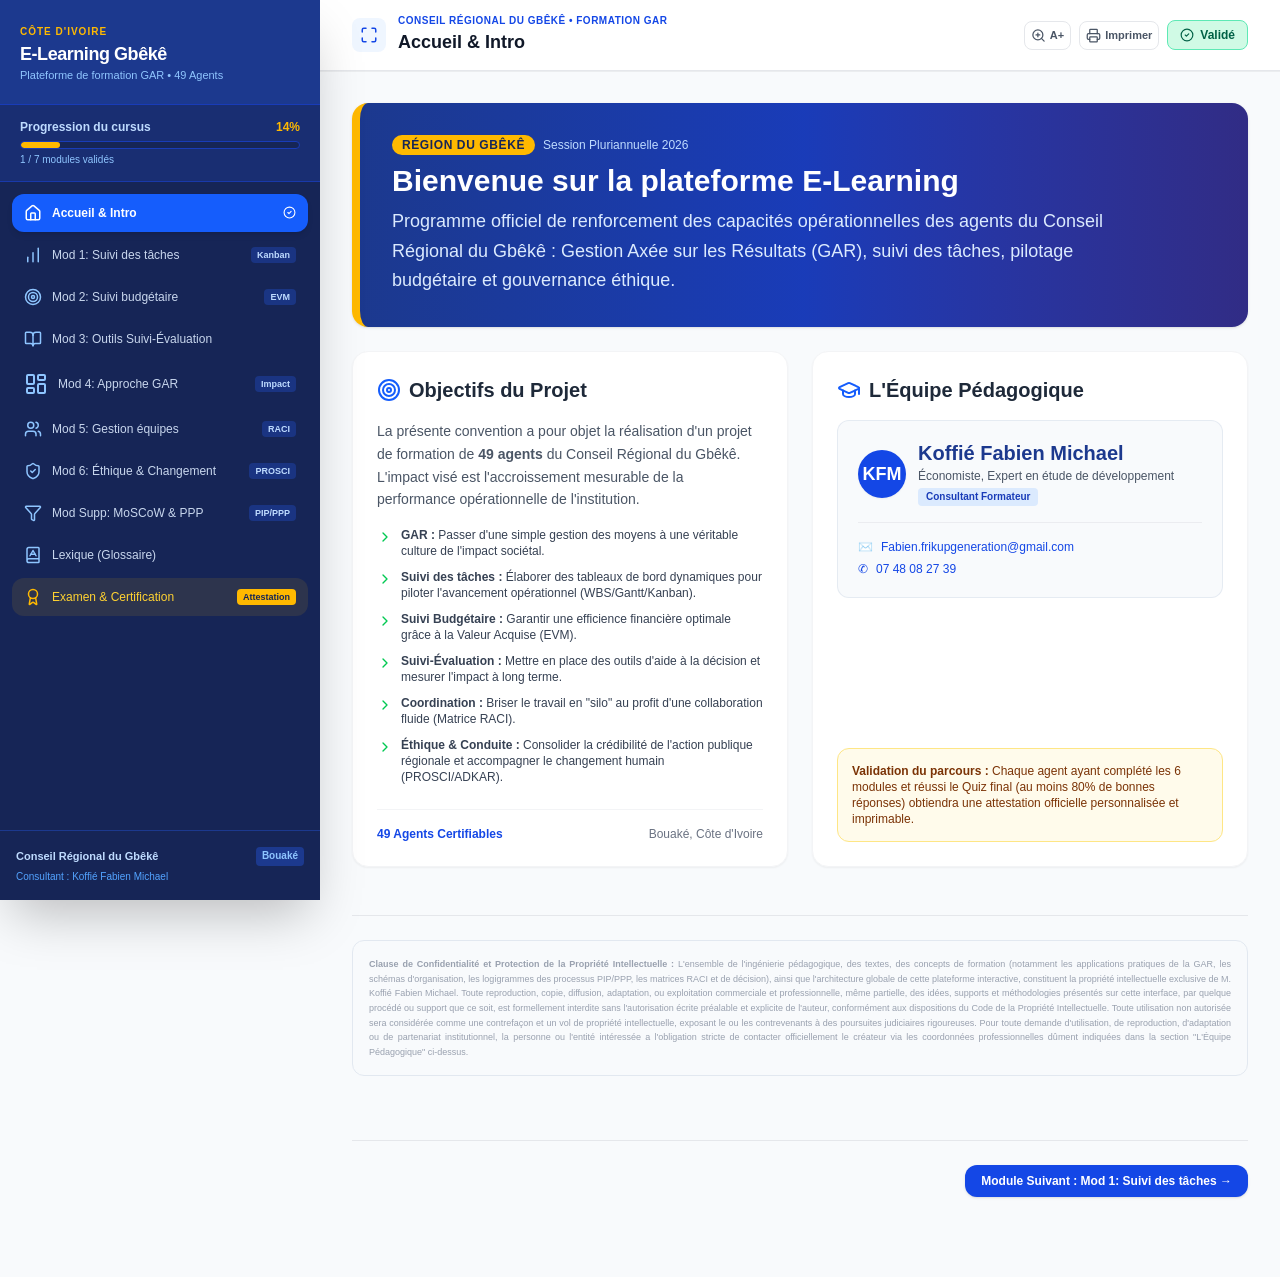
<file: docs/index.html>
<!doctype html>
<html lang="fr">
  <head>
    <meta charset="UTF-8" />
    <meta name="viewport" content="width=device-width, initial-scale=1.0" />
    <title>E-Learning Conseil Régional du Gbêkê - GAR & Gestion de Projet</title>
    <meta name="description" content="Plateforme interactive de formation et de renforcement des capacités en Gestion Axée sur les Résultats (GAR), suivi des tâches, budget EVM et éthique pour le Conseil Régional du Gbêkê." />
    <meta property="og:title" content="E-Learning Conseil Régional du Gbêkê - GAR & Gestion de Projet" />
    <meta property="og:description" content="Plateforme interactive de formation et de renforcement des capacités en Gestion Axée sur les Résultats (GAR), suivi des tâches, budget EVM et éthique pour le Conseil Régional du Gbêkê." />
    <meta property="og:type" content="website" />
    <meta name="twitter:card" content="summary_large_image" />
    <link rel="preconnect" href="https://fonts.googleapis.com">
    <link rel="preconnect" href="https://fonts.gstatic.com" crossorigin>
    <link href="https://fonts.googleapis.com/css2?family=Plus+Jakarta+Sans:wght@300;400;500;600;700;800&family=Space+Grotesk:wght@600;700&display=swap" rel="stylesheet">
    <script>
      // Détection automatique pour GitHub Pages :
      // Si la page est servie directement depuis la racine sans compilation active,
      // rediriger automatiquement vers le dossier /docs/ qui contient l'application compilée.
      if (window.location.hostname.endsWith('github.io') && !window.location.pathname.includes('/docs')) {
        var baseUri = window.location.pathname.replace(/\/index\.html$/, '').replace(/\/+$/, '');
        window.location.replace(baseUri + '/docs/' + window.location.search + window.location.hash);
      }
    </script>
    <script type="module" crossorigin src="./assets/index-DrXzE0V4.js"></script>
    <link rel="stylesheet" crossorigin href="./assets/index-DsTTQQ-g.css">
  </head>
  <body>
    <div id="root"></div>
  </body>
</html>
</file>
